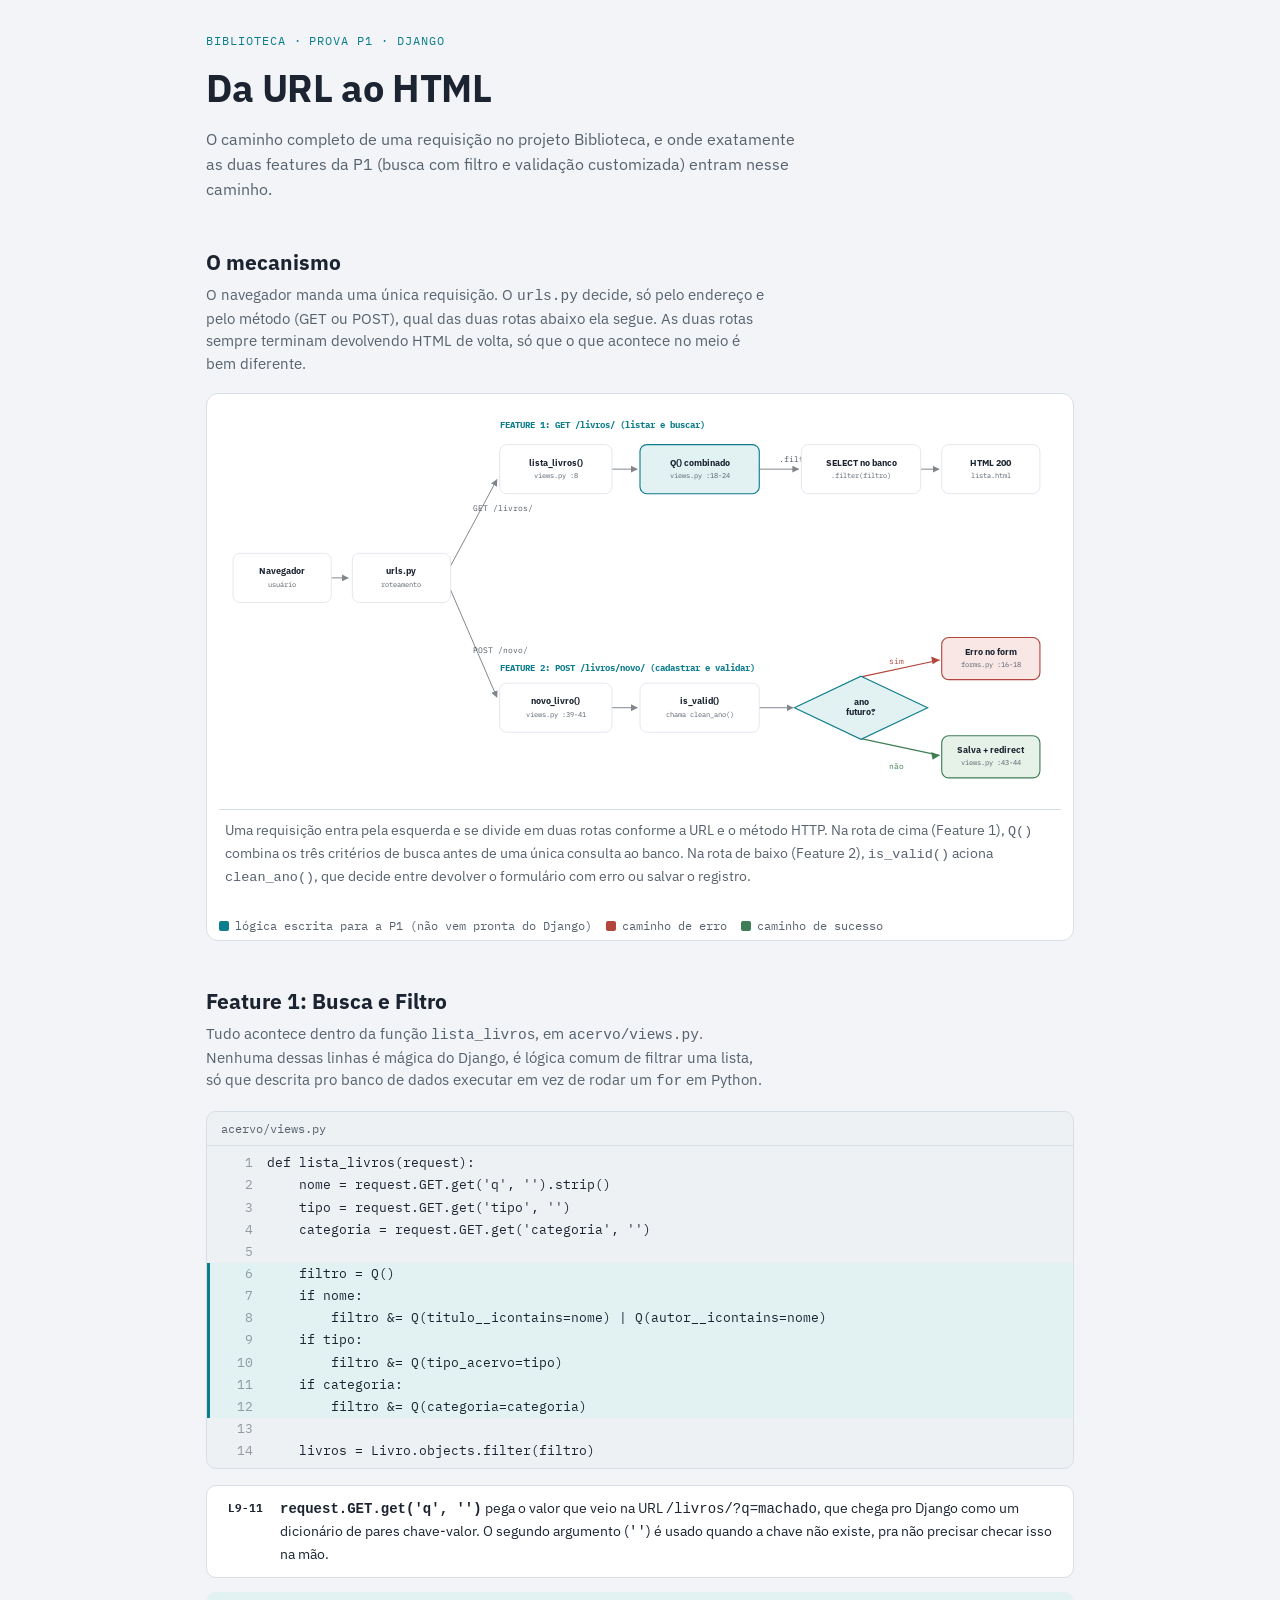
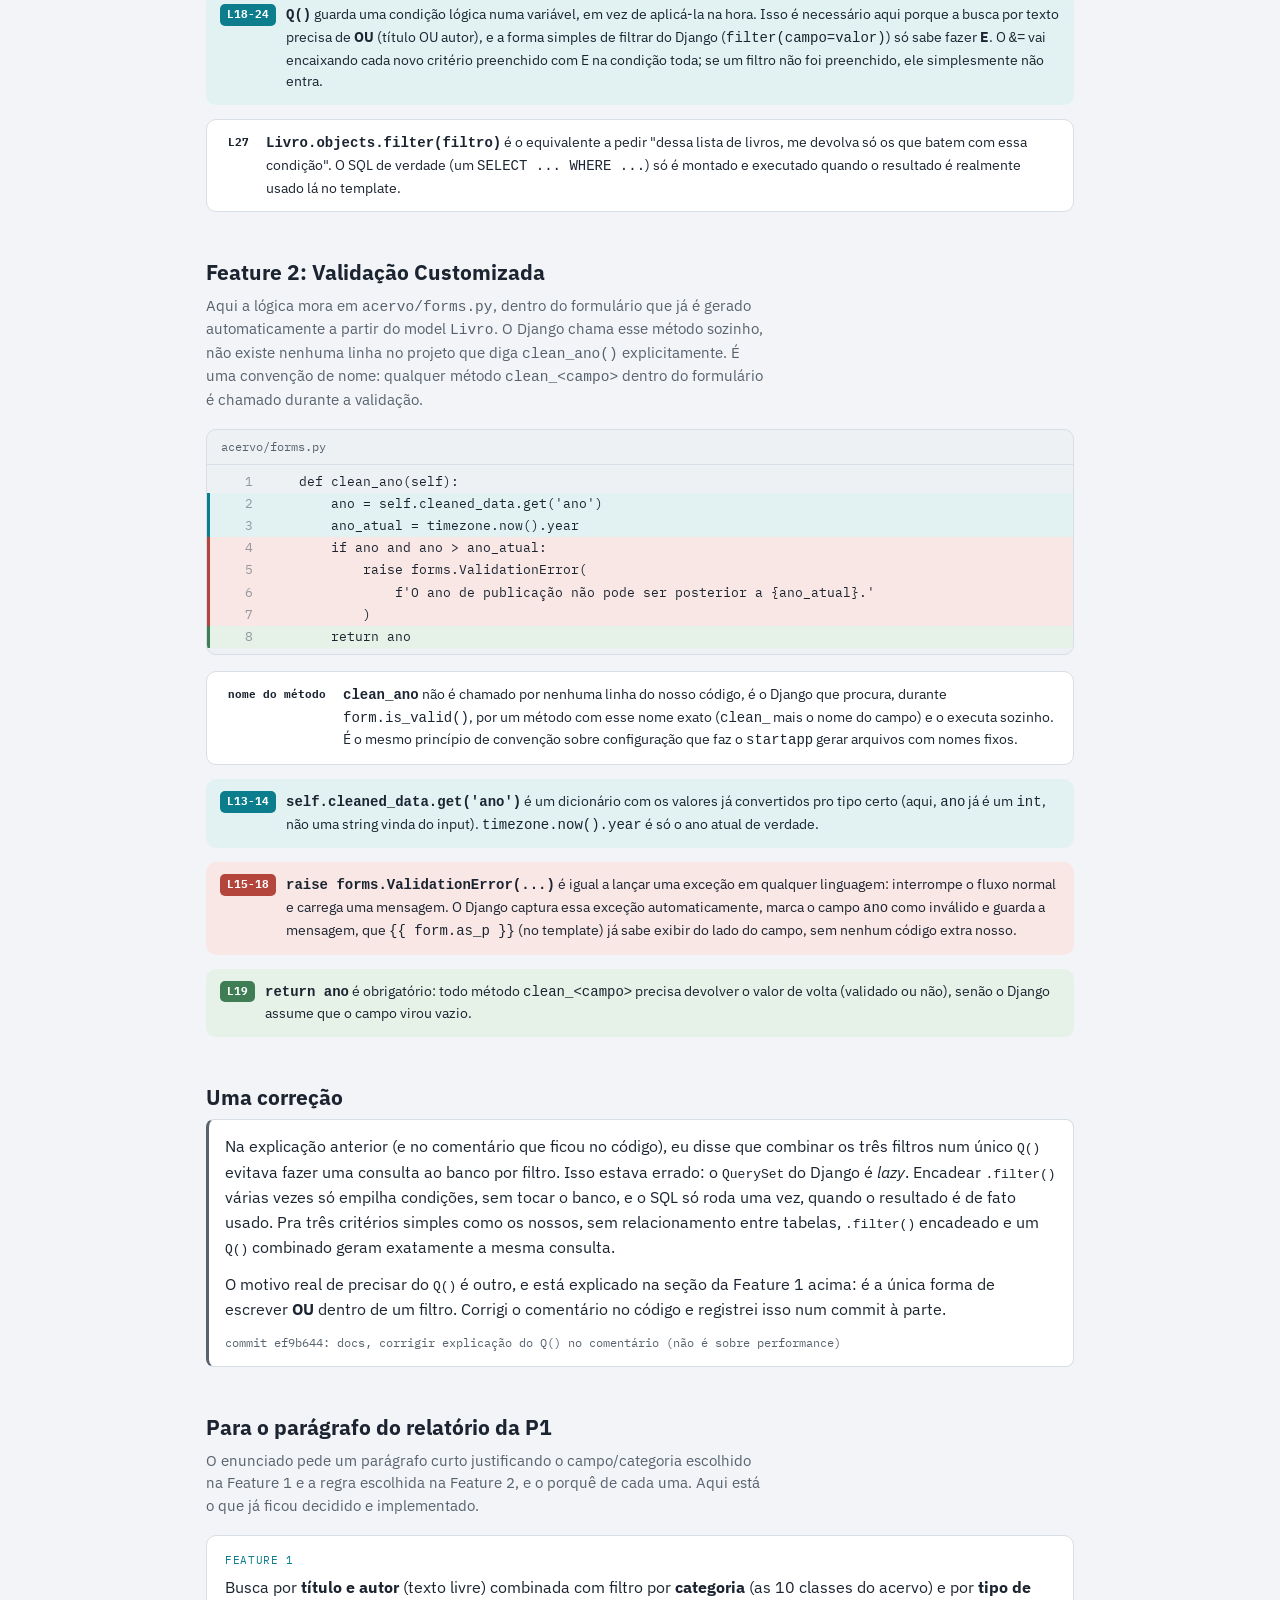
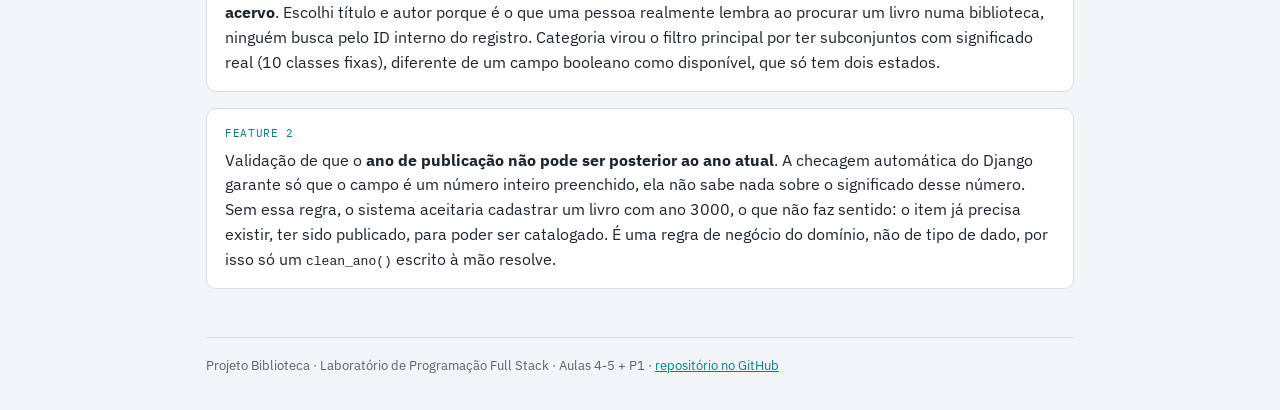
<file: docs/index.html>
<!DOCTYPE html>
<html lang="pt-br">
<head>
<meta charset="UTF-8">
<meta name="viewport" content="width=device-width, initial-scale=1">
<title>Da URL ao HTML</title>
<link rel="stylesheet" href="https://fonts.googleapis.com/css2?family=IBM+Plex+Sans:wght@400;600;700&family=IBM+Plex+Mono:wght@400;600;700&display=swap">
<style>
  :root {
    --bg: #f2f4f7;
    --surface: #ffffff;
    --ink: #1b2430;
    --ink-soft: #57626e;
    --line: #d7dee5;
    --accent: #0c7d8c;
    --accent-soft: #e2f2f3;
    --danger: #b3453c;
    --danger-soft: #f8e7e5;
    --success: #3f7d54;
    --success-soft: #e6f1e8;
    --code-bg: #eef1f4;
    color-scheme: light;
  }

  @media (prefers-color-scheme: dark) {
    :root:not([data-theme="light"]) {
      --bg: #12181f;
      --surface: #1a222b;
      --ink: #e8edf2;
      --ink-soft: #9aa7b3;
      --line: #2c3742;
      --accent: #3fbccb;
      --accent-soft: #163338;
      --danger: #e2867d;
      --danger-soft: #3a2422;
      --success: #85c399;
      --success-soft: #1f3327;
      --code-bg: #10161c;
      color-scheme: dark;
    }
  }

  :root[data-theme="dark"] {
    --bg: #12181f;
    --surface: #1a222b;
    --ink: #e8edf2;
    --ink-soft: #9aa7b3;
    --line: #2c3742;
    --accent: #3fbccb;
    --accent-soft: #163338;
    --danger: #e2867d;
    --danger-soft: #3a2422;
    --success: #85c399;
    --success-soft: #1f3327;
    --code-bg: #10161c;
    color-scheme: dark;
  }

  * { box-sizing: border-box; }

  body {
    background: var(--bg);
    color: var(--ink);
    font-family: "IBM Plex Sans", system-ui, sans-serif;
    line-height: 1.55;
    margin: 0;
  }

  .wrap {
    max-width: 900px;
    margin: 0 auto;
    padding-inline: 16px;
    padding-block: 32px 64px;
  }

  header.page {
    margin-bottom: 28px;
  }

  .eyebrow {
    font-family: "IBM Plex Mono", monospace;
    font-size: 12px;
    letter-spacing: 0.08em;
    text-transform: uppercase;
    color: var(--accent);
    margin: 0 0 8px;
  }

  h1 {
    font-size: clamp(28px, 5vw, 38px);
    font-weight: 700;
    letter-spacing: -0.01em;
    margin: 0 0 10px;
    text-wrap: balance;
  }

  .lede {
    color: var(--ink-soft);
    font-size: 16px;
    max-width: 60ch;
    margin: 0;
  }

  section {
    margin-block: 44px;
  }

  h2 {
    font-size: 21px;
    font-weight: 700;
    margin: 0 0 6px;
  }

  h3 {
    font-size: 15px;
    font-weight: 700;
    margin: 0 0 8px;
    font-family: "IBM Plex Mono", monospace;
  }

  p { margin: 0 0 12px; }
  p:last-child { margin-bottom: 0; }

  .section-note {
    color: var(--ink-soft);
    font-size: 14.5px;
    margin: 0 0 18px;
    max-width: 62ch;
  }

  /* --- diagram --- */

  figure.diagram {
    margin: 0;
    background: var(--surface);
    border: 1px solid var(--line);
    border-radius: 12px;
    padding: 12px 12px 4px;
  }

  figure.diagram svg {
    width: 100%;
    height: auto;
    display: block;
    overflow: visible;
  }

  figcaption {
    color: var(--ink-soft);
    font-size: 13.5px;
    padding: 10px 6px 14px;
    border-top: 1px solid var(--line);
    margin-top: 10px;
  }

  .legend {
    display: flex;
    flex-wrap: wrap;
    gap: 14px;
    font-family: "IBM Plex Mono", monospace;
    font-size: 12px;
    color: var(--ink-soft);
    margin-top: 14px;
  }

  .legend span {
    display: inline-flex;
    align-items: center;
    gap: 6px;
  }

  .swatch {
    width: 10px;
    height: 10px;
    border-radius: 2px;
    display: inline-block;
  }

  /* --- code blocks --- */

  .code {
    background: var(--code-bg);
    border: 1px solid var(--line);
    border-radius: 10px;
    overflow-x: auto;
    font-family: "IBM Plex Mono", monospace;
    font-size: 13px;
    margin-bottom: 16px;
  }

  .code .path {
    font-size: 11.5px;
    color: var(--ink-soft);
    padding: 8px 14px;
    border-bottom: 1px solid var(--line);
  }

  .code ol {
    margin: 0;
    padding: 6px 0;
    list-style: none;
    counter-reset: line;
  }

  .code li {
    display: flex;
    counter-increment: line;
    padding: 1px 14px;
    white-space: pre;
  }

  .code li::before {
    content: counter(line);
    color: var(--ink-soft);
    opacity: 0.6;
    width: 2.2em;
    flex: none;
    text-align: right;
    margin-right: 14px;
  }

  .code li.hl-accent { background: var(--accent-soft); border-left: 3px solid var(--accent); }
  .code li.hl-danger { background: var(--danger-soft); border-left: 3px solid var(--danger); }
  .code li.hl-success { background: var(--success-soft); border-left: 3px solid var(--success); }
  .code li:not(.hl-accent):not(.hl-danger):not(.hl-success) { border-left: 3px solid transparent; }

  .callout {
    display: flex;
    gap: 10px;
    align-items: flex-start;
    padding: 12px 14px;
    border-radius: 10px;
    font-size: 14px;
    margin-bottom: 14px;
  }

  .callout.accent { background: var(--accent-soft); }
  .callout.danger { background: var(--danger-soft); }
  .callout.success { background: var(--success-soft); }
  .callout.neutral { background: var(--surface); border: 1px solid var(--line); }

  .callout .tag {
    font-family: "IBM Plex Mono", monospace;
    font-size: 11px;
    font-weight: 700;
    padding: 2px 7px;
    border-radius: 5px;
    flex: none;
    line-height: 1.6;
  }

  .callout.accent .tag { background: var(--accent); color: #fff; }
  .callout.danger .tag { background: var(--danger); color: #fff; }
  .callout.success .tag { background: var(--success); color: #fff; }

  .callout p { margin: 0; color: var(--ink); }

  .fix-box {
    border: 1px solid var(--line);
    border-left: 3px solid var(--ink-soft);
    border-radius: 8px;
    padding: 14px 16px;
    background: var(--surface);
  }

  .fix-box .commit {
    font-family: "IBM Plex Mono", monospace;
    font-size: 12px;
    color: var(--ink-soft);
  }

  .decisions {
    display: grid;
    gap: 16px;
  }

  .decision {
    background: var(--surface);
    border: 1px solid var(--line);
    border-radius: 10px;
    padding: 16px 18px;
  }

  .decision .feature-tag {
    font-family: "IBM Plex Mono", monospace;
    font-size: 11px;
    color: var(--accent);
    text-transform: uppercase;
    letter-spacing: 0.06em;
    margin: 0 0 6px;
  }

  footer.page {
    color: var(--ink-soft);
    font-size: 13px;
    border-top: 1px solid var(--line);
    padding-top: 18px;
    margin-top: 48px;
  }

  footer.page a { color: var(--accent); }

  @media (max-width: 640px) {
    .code { font-size: 11.5px; }
    .code li::before { width: 1.6em; margin-right: 8px; }
  }
</style>
</head>
<body>
<div class="wrap">

  <header class="page">
    <p class="eyebrow">Biblioteca &middot; Prova P1 &middot; Django</p>
    <h1>Da URL ao HTML</h1>
    <p class="lede">O caminho completo de uma requisição no projeto Biblioteca, e onde exatamente as duas features da P1 (busca com filtro e validação customizada) entram nesse caminho.</p>
  </header>

  <section>
    <h2>O mecanismo</h2>
    <p class="section-note">O navegador manda uma única requisição. O <code>urls.py</code> decide, só pelo endereço e pelo método (GET ou POST), qual das duas rotas abaixo ela segue. As duas rotas sempre terminam devolvendo HTML de volta, só que o que acontece no meio é bem diferente.</p>

    <figure class="diagram">
      <svg viewBox="0 0 1200 560" role="img" aria-label="Diagrama mostrando uma requisição saindo do navegador, passando pelo roteamento do urls.py, e se dividindo em duas rotas: GET /livros/ que busca e filtra livros no banco antes de renderizar a lista, e POST /livros/novo/ que valida o formulário checando se o ano é futuro antes de salvar ou devolver um erro.">
        <defs>
          <marker id="arrow" viewBox="0 0 10 10" refX="9" refY="5" markerWidth="7" markerHeight="7" orient="auto-start-reverse">
            <path d="M0,0 L10,5 L0,10 z" fill="currentColor" />
          </marker>
        </defs>

        <g fill="none" stroke="currentColor" stroke-width="1.4" opacity="0.55" font-family="IBM Plex Mono, monospace">
          <line x1="160" y1="245" x2="184" y2="245" marker-end="url(#arrow)" />
          <line x1="330" y1="228" x2="396" y2="105" marker-end="url(#arrow)" />
          <line x1="330" y1="262" x2="396" y2="415" marker-end="url(#arrow)" />
          <line x1="560" y1="90" x2="596" y2="90" marker-end="url(#arrow)" />
          <line x1="770" y1="90" x2="826" y2="90" marker-end="url(#arrow)" />
          <line x1="1000" y1="90" x2="1026" y2="90" marker-end="url(#arrow)" />
          <line x1="560" y1="430" x2="596" y2="430" marker-end="url(#arrow)" />
          <line x1="770" y1="430" x2="818" y2="430" marker-end="url(#arrow)" />
        </g>

        <g font-family="IBM Plex Mono, monospace">
          <line x1="915" y1="386" x2="1027" y2="362" stroke="var(--danger)" stroke-width="1.6" fill="none" />
          <polygon points="1027,362 1015,357 1017,368" fill="var(--danger)" />
          <text x="965" y="368" font-size="12" fill="var(--danger)" text-anchor="middle">sim</text>

          <line x1="915" y1="474" x2="1027" y2="498" stroke="var(--success)" stroke-width="1.6" fill="none" />
          <polygon points="1027,498 1015,493 1017,504" fill="var(--success)" />
          <text x="965" y="518" font-size="12" fill="var(--success)" text-anchor="middle">não</text>
        </g>

        <text x="400" y="32" font-size="13" font-weight="700" fill="var(--accent)" font-family="IBM Plex Mono, monospace">FEATURE 1: GET /livros/ (listar e buscar)</text>
        <text x="400" y="377" font-size="13" font-weight="700" fill="var(--accent)" font-family="IBM Plex Mono, monospace">FEATURE 2: POST /livros/novo/ (cadastrar e validar)</text>

        <text x="362" y="150" font-size="11" fill="currentColor" opacity="0.75" font-family="IBM Plex Mono, monospace">GET /livros/</text>
        <text x="362" y="352" font-size="11" fill="currentColor" opacity="0.75" font-family="IBM Plex Mono, monospace">POST /novo/</text>
        <text x="798" y="80" font-size="11" fill="currentColor" opacity="0.75" font-family="IBM Plex Mono, monospace">.filter()</text>

        <g font-family="IBM Plex Sans, sans-serif">
          <rect x="20" y="210" width="140" height="70" rx="10" fill="var(--surface)" stroke="var(--line)" />
          <text x="90" y="240" text-anchor="middle" font-size="13" font-weight="700" fill="var(--ink)">Navegador</text>
          <text x="90" y="258" text-anchor="middle" font-size="10.5" fill="var(--ink-soft)" font-family="IBM Plex Mono, monospace">usuário</text>

          <rect x="190" y="210" width="140" height="70" rx="10" fill="var(--surface)" stroke="var(--line)" />
          <text x="260" y="240" text-anchor="middle" font-size="13" font-weight="700" fill="var(--ink)">urls.py</text>
          <text x="260" y="258" text-anchor="middle" font-size="10.5" fill="var(--ink-soft)" font-family="IBM Plex Mono, monospace">roteamento</text>
        </g>

        <g font-family="IBM Plex Sans, sans-serif">
          <rect x="400" y="55" width="160" height="70" rx="10" fill="var(--surface)" stroke="var(--line)" />
          <text x="480" y="85" text-anchor="middle" font-size="13" font-weight="700" fill="var(--ink)">lista_livros()</text>
          <text x="480" y="103" text-anchor="middle" font-size="10.5" fill="var(--ink-soft)" font-family="IBM Plex Mono, monospace">views.py :8</text>

          <rect x="600" y="55" width="170" height="70" rx="10" fill="var(--accent-soft)" stroke="var(--accent)" stroke-width="1.6" />
          <text x="685" y="85" text-anchor="middle" font-size="13" font-weight="700" fill="var(--ink)">Q() combinado</text>
          <text x="685" y="103" text-anchor="middle" font-size="10.5" fill="var(--ink-soft)" font-family="IBM Plex Mono, monospace">views.py :18-24</text>

          <rect x="830" y="55" width="170" height="70" rx="10" fill="var(--surface)" stroke="var(--line)" />
          <text x="915" y="85" text-anchor="middle" font-size="13" font-weight="700" fill="var(--ink)">SELECT no banco</text>
          <text x="915" y="103" text-anchor="middle" font-size="10.5" fill="var(--ink-soft)" font-family="IBM Plex Mono, monospace">.filter(filtro)</text>

          <rect x="1030" y="55" width="140" height="70" rx="10" fill="var(--surface)" stroke="var(--line)" />
          <text x="1100" y="85" text-anchor="middle" font-size="13" font-weight="700" fill="var(--ink)">HTML 200</text>
          <text x="1100" y="103" text-anchor="middle" font-size="10.5" fill="var(--ink-soft)" font-family="IBM Plex Mono, monospace">lista.html</text>
        </g>

        <g font-family="IBM Plex Sans, sans-serif">
          <rect x="400" y="395" width="160" height="70" rx="10" fill="var(--surface)" stroke="var(--line)" />
          <text x="480" y="425" text-anchor="middle" font-size="13" font-weight="700" fill="var(--ink)">novo_livro()</text>
          <text x="480" y="443" text-anchor="middle" font-size="10.5" fill="var(--ink-soft)" font-family="IBM Plex Mono, monospace">views.py :39-41</text>

          <rect x="600" y="395" width="170" height="70" rx="10" fill="var(--surface)" stroke="var(--line)" />
          <text x="685" y="425" text-anchor="middle" font-size="13" font-weight="700" fill="var(--ink)">is_valid()</text>
          <text x="685" y="443" text-anchor="middle" font-size="10.5" fill="var(--ink-soft)" font-family="IBM Plex Mono, monospace">chama clean_ano()</text>

          <polygon points="915,385 1010,430 915,475 820,430" fill="var(--accent-soft)" stroke="var(--accent)" stroke-width="1.6" />
          <text x="915" y="426" text-anchor="middle" font-size="12.5" font-weight="700" fill="var(--ink)">ano</text>
          <text x="915" y="440" text-anchor="middle" font-size="12.5" font-weight="700" fill="var(--ink)">futuro?</text>

          <rect x="1030" y="330" width="140" height="60" rx="10" fill="var(--danger-soft)" stroke="var(--danger)" stroke-width="1.6" />
          <text x="1100" y="355" text-anchor="middle" font-size="12.5" font-weight="700" fill="var(--ink)">Erro no form</text>
          <text x="1100" y="372" text-anchor="middle" font-size="10" fill="var(--ink-soft)" font-family="IBM Plex Mono, monospace">forms.py :16-18</text>

          <rect x="1030" y="470" width="140" height="60" rx="10" fill="var(--success-soft)" stroke="var(--success)" stroke-width="1.6" />
          <text x="1100" y="495" text-anchor="middle" font-size="12.5" font-weight="700" fill="var(--ink)">Salva + redirect</text>
          <text x="1100" y="512" text-anchor="middle" font-size="10" fill="var(--ink-soft)" font-family="IBM Plex Mono, monospace">views.py :43-44</text>
        </g>
      </svg>

      <figcaption>
        Uma requisição entra pela esquerda e se divide em duas rotas conforme a URL e o método HTTP. Na rota de cima (Feature 1), <code>Q()</code> combina os três critérios de busca antes de uma única consulta ao banco. Na rota de baixo (Feature 2), <code>is_valid()</code> aciona <code>clean_ano()</code>, que decide entre devolver o formulário com erro ou salvar o registro.
      </figcaption>

      <div class="legend">
        <span><span class="swatch" style="background:var(--accent)"></span>lógica escrita para a P1 (não vem pronta do Django)</span>
        <span><span class="swatch" style="background:var(--danger)"></span>caminho de erro</span>
        <span><span class="swatch" style="background:var(--success)"></span>caminho de sucesso</span>
      </div>
    </figure>
  </section>

  <section>
    <h2>Feature 1: Busca e Filtro</h2>
    <p class="section-note">Tudo acontece dentro da função <code>lista_livros</code>, em <code>acervo/views.py</code>. Nenhuma dessas linhas é mágica do Django, é lógica comum de filtrar uma lista, só que descrita pro banco de dados executar em vez de rodar um <code>for</code> em Python.</p>

    <div class="code">
      <div class="path">acervo/views.py</div>
      <ol start="8">
        <li>def lista_livros(request):</li>
        <li>    nome = request.GET.get('q', '').strip()</li>
        <li>    tipo = request.GET.get('tipo', '')</li>
        <li>    categoria = request.GET.get('categoria', '')</li>
        <li> </li>
        <li class="hl-accent">    filtro = Q()</li>
        <li class="hl-accent">    if nome:</li>
        <li class="hl-accent">        filtro &amp;= Q(titulo__icontains=nome) | Q(autor__icontains=nome)</li>
        <li class="hl-accent">    if tipo:</li>
        <li class="hl-accent">        filtro &amp;= Q(tipo_acervo=tipo)</li>
        <li class="hl-accent">    if categoria:</li>
        <li class="hl-accent">        filtro &amp;= Q(categoria=categoria)</li>
        <li> </li>
        <li>    livros = Livro.objects.filter(filtro)</li>
      </ol>
    </div>

    <div class="callout neutral">
      <span class="tag">L9-11</span>
      <p><strong><code>request.GET.get('q', '')</code></strong> pega o valor que veio na URL <code>/livros/?q=machado</code>, que chega pro Django como um dicionário de pares chave-valor. O segundo argumento (<code>''</code>) é usado quando a chave não existe, pra não precisar checar isso na mão.</p>
    </div>

    <div class="callout accent">
      <span class="tag">L18-24</span>
      <p><strong><code>Q()</code></strong> guarda uma condição lógica numa variável, em vez de aplicá-la na hora. Isso é necessário aqui porque a busca por texto precisa de <strong>OU</strong> (título OU autor), e a forma simples de filtrar do Django (<code>filter(campo=valor)</code>) só sabe fazer <strong>E</strong>. O <code>&amp;=</code> vai encaixando cada novo critério preenchido com E na condição toda; se um filtro não foi preenchido, ele simplesmente não entra.</p>
    </div>

    <div class="callout neutral">
      <span class="tag">L27</span>
      <p><strong><code>Livro.objects.filter(filtro)</code></strong> é o equivalente a pedir "dessa lista de livros, me devolva só os que batem com essa condição". O SQL de verdade (um <code>SELECT ... WHERE ...</code>) só é montado e executado quando o resultado é realmente usado lá no template.</p>
    </div>
  </section>

  <section>
    <h2>Feature 2: Validação Customizada</h2>
    <p class="section-note">Aqui a lógica mora em <code>acervo/forms.py</code>, dentro do formulário que já é gerado automaticamente a partir do model <code>Livro</code>. O Django chama esse método sozinho, não existe nenhuma linha no projeto que diga <code>clean_ano()</code> explicitamente. É uma convenção de nome: qualquer método <code>clean_&lt;campo&gt;</code> dentro do formulário é chamado durante a validação.</p>

    <div class="code">
      <div class="path">acervo/forms.py</div>
      <ol start="12">
        <li>    def clean_ano(self):</li>
        <li class="hl-accent">        ano = self.cleaned_data.get('ano')</li>
        <li class="hl-accent">        ano_atual = timezone.now().year</li>
        <li class="hl-danger">        if ano and ano > ano_atual:</li>
        <li class="hl-danger">            raise forms.ValidationError(</li>
        <li class="hl-danger">                f'O ano de publicação não pode ser posterior a {ano_atual}.'</li>
        <li class="hl-danger">            )</li>
        <li class="hl-success">        return ano</li>
      </ol>
    </div>

    <div class="callout neutral">
      <span class="tag">nome do método</span>
      <p><strong><code>clean_ano</code></strong> não é chamado por nenhuma linha do nosso código, é o Django que procura, durante <code>form.is_valid()</code>, por um método com esse nome exato (<code>clean_</code> mais o nome do campo) e o executa sozinho. É o mesmo princípio de convenção sobre configuração que faz o <code>startapp</code> gerar arquivos com nomes fixos.</p>
    </div>

    <div class="callout accent">
      <span class="tag">L13-14</span>
      <p><strong><code>self.cleaned_data.get('ano')</code></strong> é um dicionário com os valores já convertidos pro tipo certo (aqui, <code>ano</code> já é um <code>int</code>, não uma string vinda do input). <code>timezone.now().year</code> é só o ano atual de verdade.</p>
    </div>

    <div class="callout danger">
      <span class="tag">L15-18</span>
      <p><strong><code>raise forms.ValidationError(...)</code></strong> é igual a lançar uma exceção em qualquer linguagem: interrompe o fluxo normal e carrega uma mensagem. O Django captura essa exceção automaticamente, marca o campo <code>ano</code> como inválido e guarda a mensagem, que <code>{{ form.as_p }}</code> (no template) já sabe exibir do lado do campo, sem nenhum código extra nosso.</p>
    </div>

    <div class="callout success">
      <span class="tag">L19</span>
      <p><strong><code>return ano</code></strong> é obrigatório: todo método <code>clean_&lt;campo&gt;</code> precisa devolver o valor de volta (validado ou não), senão o Django assume que o campo virou vazio.</p>
    </div>
  </section>

  <section>
    <h2>Uma correção</h2>
    <div class="fix-box">
      <p>Na explicação anterior (e no comentário que ficou no código), eu disse que combinar os três filtros num único <code>Q()</code> evitava fazer uma consulta ao banco por filtro. Isso estava errado: o <code>QuerySet</code> do Django é <em>lazy</em>. Encadear <code>.filter()</code> várias vezes só empilha condições, sem tocar o banco, e o SQL só roda uma vez, quando o resultado é de fato usado. Pra três critérios simples como os nossos, sem relacionamento entre tabelas, <code>.filter()</code> encadeado e um <code>Q()</code> combinado geram exatamente a mesma consulta.</p>
      <p>O motivo real de precisar do <code>Q()</code> é outro, e está explicado na seção da Feature 1 acima: é a única forma de escrever <strong>OU</strong> dentro de um filtro. Corrigi o comentário no código e registrei isso num commit à parte.</p>
      <p class="commit">commit ef9b644: docs, corrigir explicação do Q() no comentário (não é sobre performance)</p>
    </div>
  </section>

  <section>
    <h2>Para o parágrafo do relatório da P1</h2>
    <p class="section-note">O enunciado pede um parágrafo curto justificando o campo/categoria escolhido na Feature 1 e a regra escolhida na Feature 2, e o porquê de cada uma. Aqui está o que já ficou decidido e implementado.</p>

    <div class="decisions">
      <div class="decision">
        <p class="feature-tag">Feature 1</p>
        <p>Busca por <strong>título e autor</strong> (texto livre) combinada com filtro por <strong>categoria</strong> (as 10 classes do acervo) e por <strong>tipo de acervo</strong>. Escolhi título e autor porque é o que uma pessoa realmente lembra ao procurar um livro numa biblioteca, ninguém busca pelo ID interno do registro. Categoria virou o filtro principal por ter subconjuntos com significado real (10 classes fixas), diferente de um campo booleano como disponível, que só tem dois estados.</p>
      </div>
      <div class="decision">
        <p class="feature-tag">Feature 2</p>
        <p>Validação de que o <strong>ano de publicação não pode ser posterior ao ano atual</strong>. A checagem automática do Django garante só que o campo é um número inteiro preenchido, ela não sabe nada sobre o significado desse número. Sem essa regra, o sistema aceitaria cadastrar um livro com ano 3000, o que não faz sentido: o item já precisa existir, ter sido publicado, para poder ser catalogado. É uma regra de negócio do domínio, não de tipo de dado, por isso só um <code>clean_ano()</code> escrito à mão resolve.</p>
      </div>
    </div>
  </section>

  <footer class="page">
    Projeto Biblioteca &middot; Laboratório de Programação Full Stack &middot; Aulas 4-5 + P1 &middot;
    <a href="https://github.com/rasgf/Marcio_trab1_Django">repositório no GitHub</a>
  </footer>

</div>
</body>
</html>
</file>
